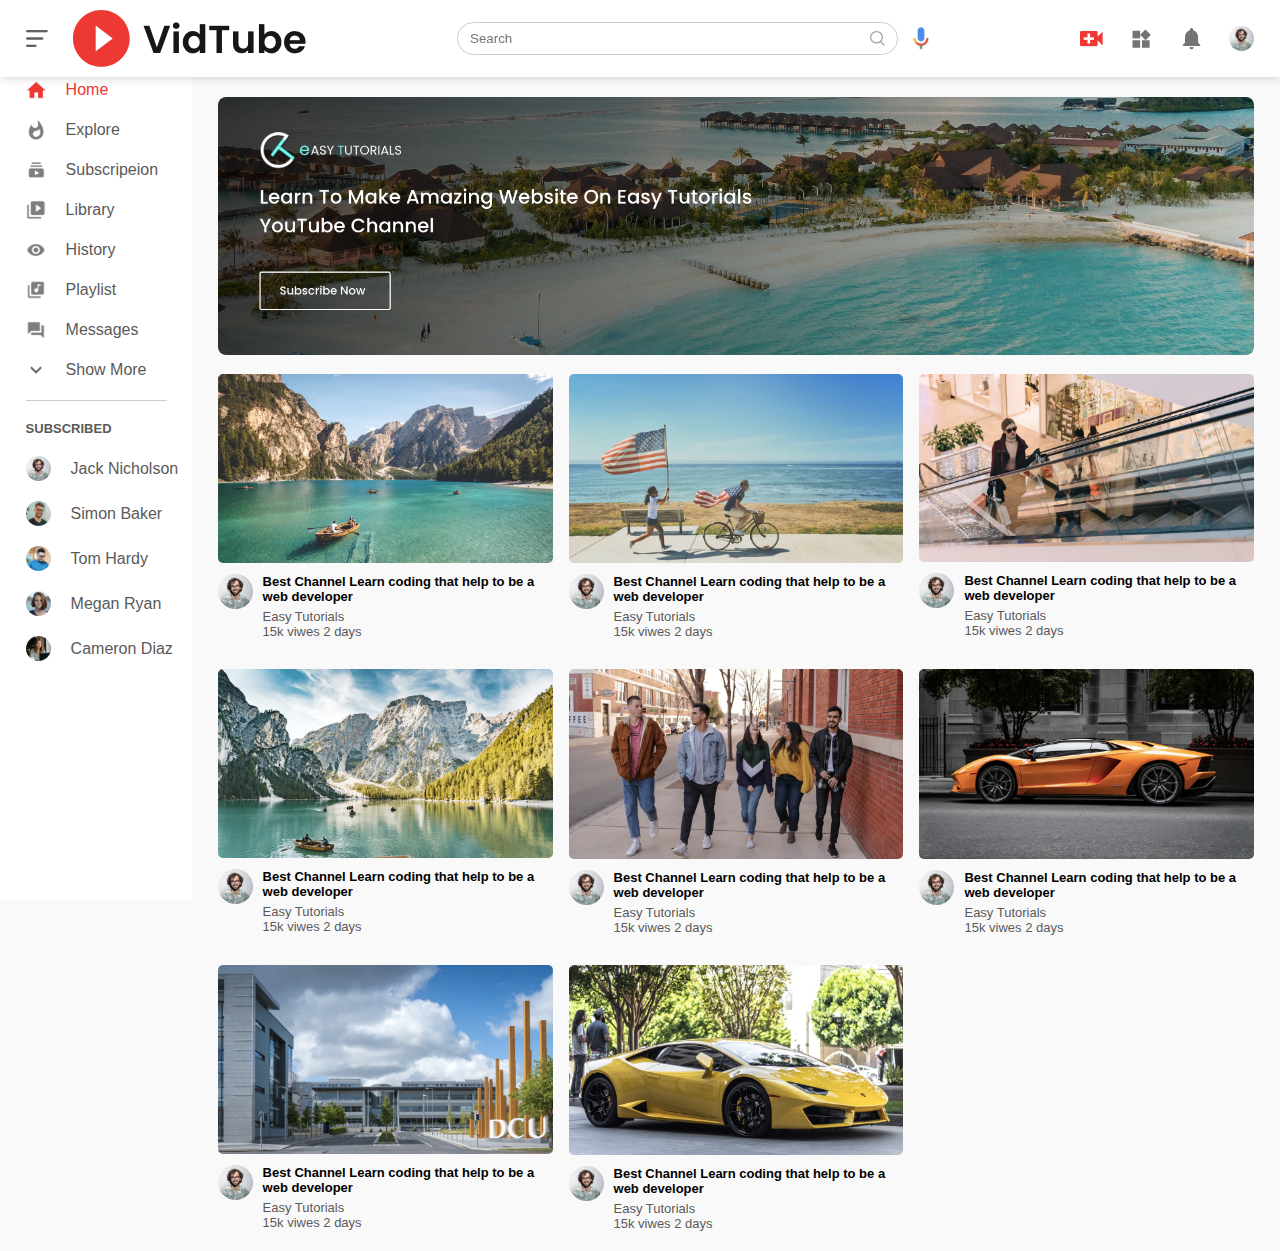
<file: index.html>
<!DOCTYPE html>
<html lang="en">
<head>
    <meta charset="UTF-8">
    <meta name="viewport" content="width=device-width, initial-scale=1.0">
    <title>MY Tube</title>
    <link rel="stylesheet" href="style.css">
</head>
<body>
    <nav class="flex-div">
        <div class="nav-left flex-div">
            <img src="images/menu.png" class="menu-icon">
            <img src="images/logo.png" class="logo">
            
        </div>
        <div class="nav-middle flex-div">
            <div class="search-box flex-div">
                <input type="text" placeholder="Search">
                <img src="images/search.png" alt="">
               
            </div>
            <img src="images/voice-search.png" class="mic-icon">

        </div>
        <div class="nav-right flex-div">
            <img src="images/upload.png">
            <img src="images/more.png">
            <img src="images/notification.png">
            <img src="images/Jack.png" class="user-icon">

        </div>
    </nav>
    <!-- sidebar -->
    <div class="sidebar">
        <div class="shortcut-links">
            <a href=""> <img src="images/home.png"><p>Home</p></a>
            <a href=""> <img src="images/explore.png"><p>Explore</p></a>
            <a href=""> <img src="images/subscriprion.png"><p>Subscripeion</p></a>
            <a href=""> <img src="images/library.png"><p>Library</p></a>
            <a href=""> <img src="images/history.png"><p>History</p></a>
            <a href=""> <img src="images/playlist.png"><p>Playlist</p></a>
            <a href=""> <img src="images/messages.png"><p>Messages</p></a>
            <a href=""> <img src="images/show-more.png"><p>Show More</p></a>
            <hr>
        </div>
        <div class="subscribed-list">
            <h3>SUBSCRIBED</h3>
            <a href=""> <img src="images/Jack.png"><p>Jack Nicholson</p></a>
            <a href=""> <img src="images/simon.png"><p>Simon Baker</p></a>
            <a href=""> <img src="images/tom.png"><p>Tom Hardy </p></a>
            <a href=""> <img src="images/megan.png"><p>Megan Ryan</p></a>
            <a href=""> <img src="images/cameron.png"><p>Cameron Diaz</p></a>
        </div>
    </div>
    <!-- main -->
    <div class="container">
        <div class="banner">
            <img src="images/banner.png">
        </div>
        <div class="list-container">
            <div class="vid-list">
                
                <a href=""><img src="images/thumbnail1.png" class="thumbnail"></a>
                <div class="flex-div">
                    <img src="images/Jack.png">
                    <div class="vid-info">
                        <a href="play-video.html">Best Channel Learn coding that help to be a web developer</a>
                        <p>Easy Tutorials</p>
                        <p>15k viwes 2 days</p>
                    </div>
                </div>
            </div>
            <div class="vid-list">
                
                <a href=""><img src="images/thumbnail2.png" class="thumbnail"></a>
                <div class="flex-div">
                    <img src="images/Jack.png">
                    <div class="vid-info">
                        <a href="play-video.html">Best Channel Learn coding that help to be a web developer</a>
                        <p>Easy Tutorials</p>
                        <p>15k viwes 2 days</p>
                    </div>
                </div>
            </div>
            <div class="vid-list">
                
                <a href=""><img src="images/thumbnail3.png" class="thumbnail"></a>
                <div class="flex-div">
                    <img src="images/Jack.png">
                    <div class="vid-info">
                        <a href="play-video.html">Best Channel Learn coding that help to be a web developer</a>
                        <p>Easy Tutorials</p>
                        <p>15k viwes 2 days</p>
                    </div>
                </div>
            </div>
            <div class="vid-list">
                
                <a href=""><img src="images/thumbnail4.png" class="thumbnail"></a>
                <div class="flex-div">
                    <img src="images/Jack.png">
                    <div class="vid-info">
                        <a href="play-video.html">Best Channel Learn coding that help to be a web developer</a>
                        <p>Easy Tutorials</p>
                        <p>15k viwes 2 days</p>
                    </div>
                </div>
            </div>
            <div class="vid-list">
                
                <a href=""><img src="images/thumbnail5.png" class="thumbnail"></a>
                <div class="flex-div">
                    <img src="images/Jack.png">
                    <div class="vid-info">
                        <a href="play-video.html">Best Channel Learn coding that help to be a web developer</a>
                        <p>Easy Tutorials</p>
                        <p>15k viwes 2 days</p>
                    </div>
                </div>
            </div>
            <div class="vid-list">
                
                <a href=""><img src="images/thumbnail6.png" class="thumbnail"></a>
                <div class="flex-div">
                    <img src="images/Jack.png">
                    <div class="vid-info">
                        <a href="play-video.html">Best Channel Learn coding that help to be a web developer</a>
                        <p>Easy Tutorials</p>
                        <p>15k viwes 2 days</p>
                    </div>
                </div>
            </div>
            <div class="vid-list">
                
                <a href=""><img src="images/thumbnail7.png" class="thumbnail"></a>
                <div class="flex-div">
                    <img src="images/Jack.png">
                    <div class="vid-info">
                        <a href="play-video.html">Best Channel Learn coding that help to be a web developer</a>
                        <p>Easy Tutorials</p>
                        <p>15k viwes 2 days</p>
                    </div>
                </div>
            </div>
            <div class="vid-list">
                
                <a href=""><img src="images/thumbnail8.png" class="thumbnail"></a>
                <div class="flex-div">
                    <img src="images/Jack.png">
                    <div class="vid-info">
                        <a href="play-video.html">Best Channel Learn coding that help to be a web developer</a>
                        <p>Easy Tutorials</p>
                        <p>15k viwes 2 days</p>
                    </div>
                </div>
            </div>
        </div>
    </div>

    <script src="script.js"></script>
</body>
</html>
</file>
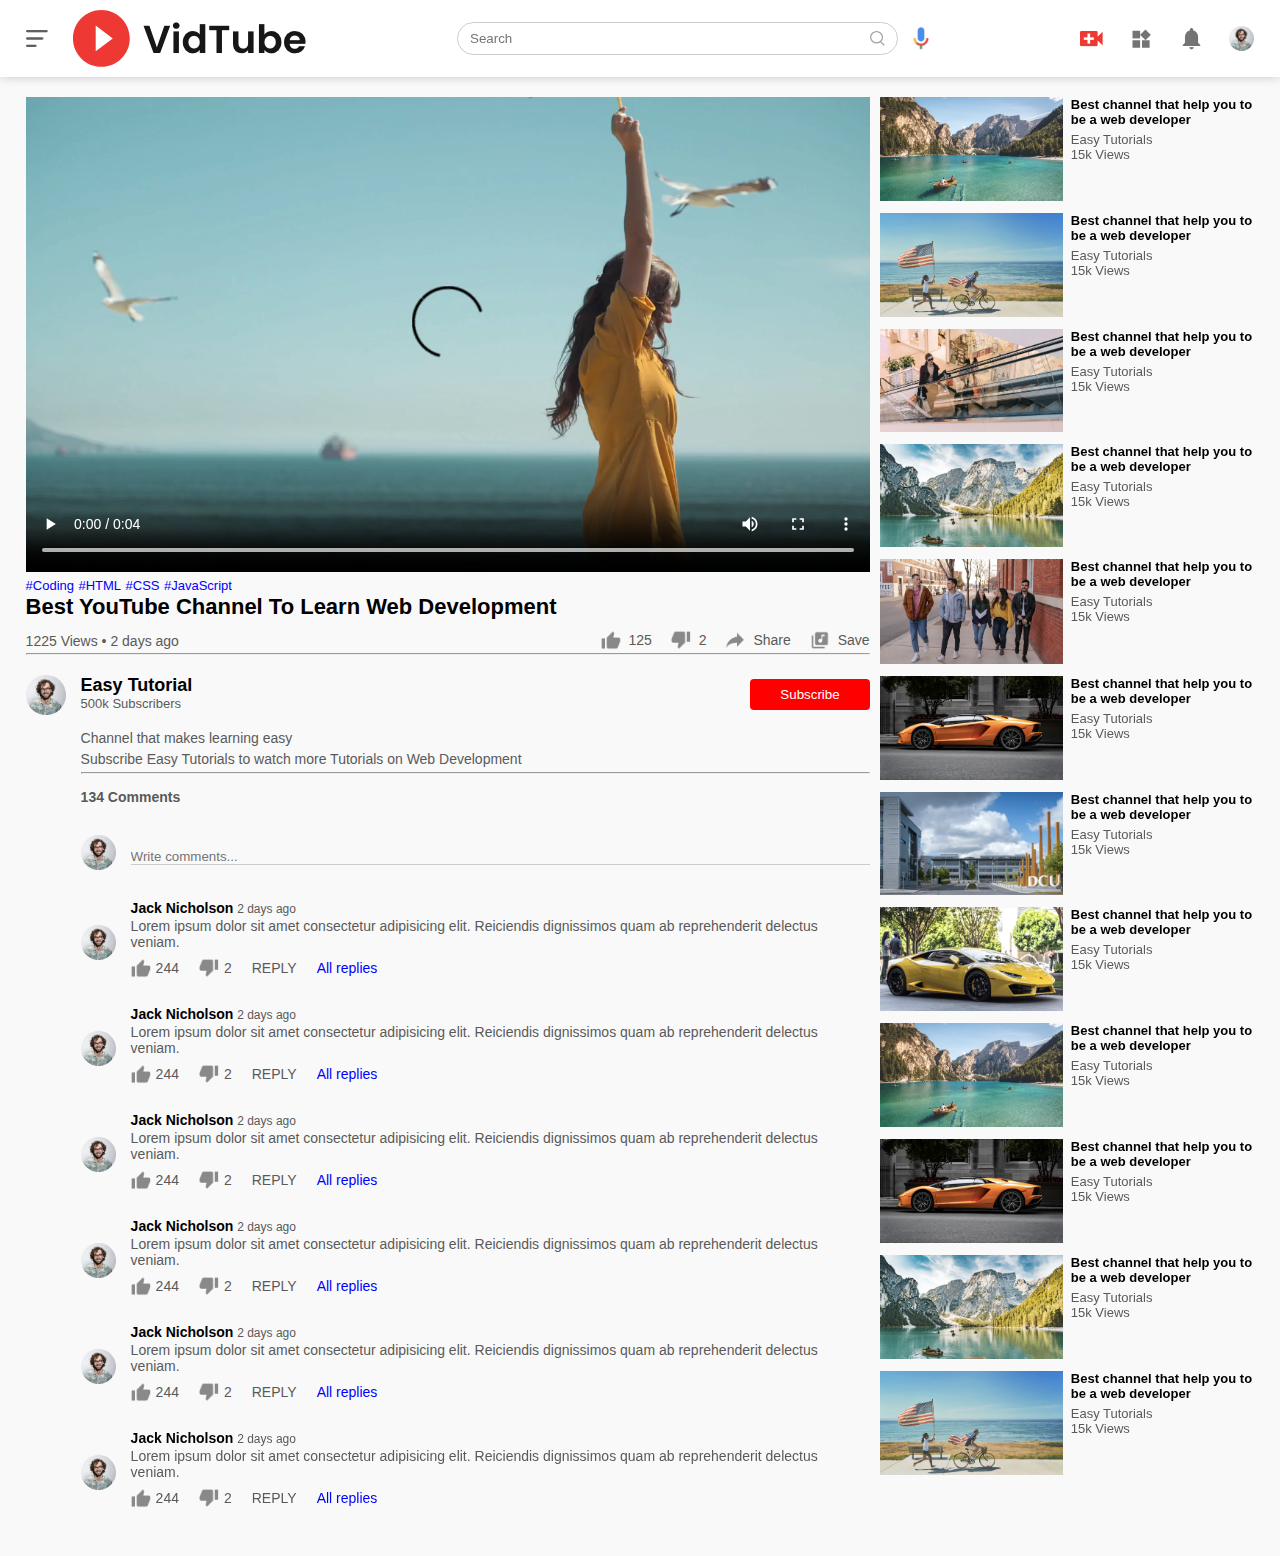
<file: play-video.html>
<!DOCTYPE html>
<html lang="en">
<head>
    <meta charset="UTF-8">
    <meta name="viewport" content="width=device-width, initial-scale=1.0">
    <title>Play Video</title>
    <link rel="stylesheet" href="style.css">

</head>
<body>
    <nav class="flex-div">
        <div class="nav-left flex-div">
            <img src="images/menu.png" class="menu-icon">
            <img src="images/logo.png" class="logo">
            
        </div>
        <div class="nav-middle flex-div">
            <div class="search-box flex-div">
                <input type="text" placeholder="Search">
                <img src="images/search.png" alt="">
               
            </div>
            <img src="images/voice-search.png" class="mic-icon">

        </div>
        <div class="nav-right flex-div">
            <img src="images/upload.png">
            <img src="images/more.png">
            <img src="images/notification.png">
            <img src="images/Jack.png" class="user-icon">

        </div>
    </nav>


    <div class="container play-container">
        <div class="row">
            <div class="play-video">
                <video controls autoplay>
                    <source src="images/video.mp4" type="video/mp4">
                </video>
                <div class="tags">
                    <a href="">#Coding</a>
                    <a href="">#HTML</a>
                    <a href="">#CSS</a>
                    <a href="">#JavaScript</a>
                </div>
                <h3>Best YouTube Channel To Learn Web Development</h3>
                <div class="play-video-info">
                    <p>1225 Views &bull; 2 days ago</p>
                    <div>
                        <a href=""><img src="images/like.png">125</a>
                        <a href=""><img src="images/dislike.png">2</a>
                        <a href=""><img src="images/share.png">Share</a>
                        <a href=""><img src="images/save.png">Save</a>
                    </div>
                </div>
                <hr>
                <div class="publisher">
                    <img src="images/Jack.png">
                    <div>
                        <p>Easy Tutorial</p>
                        <span>500k Subscribers</span>
                    </div>
                    <button type="button">Subscribe</button>
                </div>
                <div class="vid-description">
                    <p>Channel that makes learning easy</p>
                    <p>Subscribe Easy Tutorials to watch more Tutorials on Web Development </p>
                    <hr>
                    <h4>134 Comments</h4>

                    <div class="add-comment">
                        <img src="images/Jack.png">
                        <input type="text" placeholder="Write comments...">
                    </div>
                    <div class="old-comment">
                        <img src="images/Jack.png">
                        <div>
                           <h3>Jack Nicholson <span>2 days ago</span></h3>
                           <p>Lorem ipsum dolor sit amet consectetur adipisicing elit. Reiciendis dignissimos quam ab reprehenderit delectus veniam.</p>
                            <div class="acomment-action">
                                <img src="images/like.png">
                                <span>244</span>
                                <img src="images/dislike.png">
                                <span>2</span>
                                <span>REPLY</span>
                                <a href="">All replies</a>
                            </div>
                        </div>
                    </div>
                    <div class="old-comment">
                        <img src="images/Jack.png">
                        <div>
                           <h3>Jack Nicholson <span>2 days ago</span></h3>
                           <p>Lorem ipsum dolor sit amet consectetur adipisicing elit. Reiciendis dignissimos quam ab reprehenderit delectus veniam.</p>
                            <div class="acomment-action">
                                <img src="images/like.png">
                                <span>244</span>
                                <img src="images/dislike.png">
                                <span>2</span>
                                <span>REPLY</span>
                                <a href="">All replies</a>
                            </div>
                        </div>
                    </div>
                    <div class="old-comment">
                        <img src="images/Jack.png">
                        <div>
                           <h3>Jack Nicholson <span>2 days ago</span></h3>
                           <p>Lorem ipsum dolor sit amet consectetur adipisicing elit. Reiciendis dignissimos quam ab reprehenderit delectus veniam.</p>
                            <div class="acomment-action">
                                <img src="images/like.png">
                                <span>244</span>
                                <img src="images/dislike.png">
                                <span>2</span>
                                <span>REPLY</span>
                                <a href="">All replies</a>
                            </div>
                        </div>
                    </div>
                    <div class="old-comment">
                        <img src="images/Jack.png">
                        <div>
                           <h3>Jack Nicholson <span>2 days ago</span></h3>
                           <p>Lorem ipsum dolor sit amet consectetur adipisicing elit. Reiciendis dignissimos quam ab reprehenderit delectus veniam.</p>
                            <div class="acomment-action">
                                <img src="images/like.png">
                                <span>244</span>
                                <img src="images/dislike.png">
                                <span>2</span>
                                <span>REPLY</span>
                                <a href="">All replies</a>
                            </div>
                        </div>
                    </div>
                    <div class="old-comment">
                        <img src="images/Jack.png">
                        <div>
                           <h3>Jack Nicholson <span>2 days ago</span></h3>
                           <p>Lorem ipsum dolor sit amet consectetur adipisicing elit. Reiciendis dignissimos quam ab reprehenderit delectus veniam.</p>
                            <div class="acomment-action">
                                <img src="images/like.png">
                                <span>244</span>
                                <img src="images/dislike.png">
                                <span>2</span>
                                <span>REPLY</span>
                                <a href="">All replies</a>
                            </div>
                        </div>
                    </div>
                    <div class="old-comment">
                        <img src="images/Jack.png">
                        <div>
                           <h3>Jack Nicholson <span>2 days ago</span></h3>
                           <p>Lorem ipsum dolor sit amet consectetur adipisicing elit. Reiciendis dignissimos quam ab reprehenderit delectus veniam.</p>
                            <div class="acomment-action">
                                <img src="images/like.png">
                                <span>244</span>
                                <img src="images/dislike.png">
                                <span>2</span>
                                <span>REPLY</span>
                                <a href="">All replies</a>
                            </div>
                        </div>
                    </div>
                </div>
            </div>
            <div class="right-sidebar">

                <div class="side-video-list">
                    <a href="" class="small-thumbnail"><img src="images/thumbnail1.png"></a>
                   
                    <div class="vid-info">
                        <a href="">Best channel that help you to be a web developer</a>
                        <p>Easy Tutorials</p>
                        <p>15k Views</p>
                    </div>
                </div>
                <div class="side-video-list">
                    <a href="" class="small-thumbnail"><img src="images/thumbnail2.png"></a>
                   
                    <div class="vid-info">
                        <a href="">Best channel that help you to be a web developer</a>
                        <p>Easy Tutorials</p>
                        <p>15k Views</p>
                    </div>
                </div>
                <div class="side-video-list">
                    <a href="" class="small-thumbnail"><img src="images/thumbnail3.png"></a>
                   
                    <div class="vid-info">
                        <a href="">Best channel that help you to be a web developer</a>
                        <p>Easy Tutorials</p>
                        <p>15k Views</p>
                    </div>
                </div>
                <div class="side-video-list">
                    <a href="" class="small-thumbnail"><img src="images/thumbnail4.png"></a>
                   
                    <div class="vid-info">
                        <a href="">Best channel that help you to be a web developer</a>
                        <p>Easy Tutorials</p>
                        <p>15k Views</p>
                    </div>
                </div>
                <div class="side-video-list">
                    <a href="" class="small-thumbnail"><img src="images/thumbnail5.png"></a>
                   
                    <div class="vid-info">
                        <a href="">Best channel that help you to be a web developer</a>
                        <p>Easy Tutorials</p>
                        <p>15k Views</p>
                    </div>
                </div>
                <div class="side-video-list">
                    <a href="" class="small-thumbnail"><img src="images/thumbnail6.png"></a>
                   
                    <div class="vid-info">
                        <a href="">Best channel that help you to be a web developer</a>
                        <p>Easy Tutorials</p>
                        <p>15k Views</p>
                    </div>
                </div>
                <div class="side-video-list">
                    <a href="" class="small-thumbnail"><img src="images/thumbnail7.png"></a>
                   
                    <div class="vid-info">
                        <a href="">Best channel that help you to be a web developer</a>
                        <p>Easy Tutorials</p>
                        <p>15k Views</p>
                    </div>
                </div>
                <div class="side-video-list">
                    <a href="" class="small-thumbnail"><img src="images/thumbnail8.png"></a>
                   
                    <div class="vid-info">
                        <a href="">Best channel that help you to be a web developer</a>
                        <p>Easy Tutorials</p>
                        <p>15k Views</p>
                    </div>
                </div>
                <div class="side-video-list">
                    <a href="" class="small-thumbnail"><img src="images/thumbnail1.png"></a>
                   
                    <div class="vid-info">
                        <a href="">Best channel that help you to be a web developer</a>
                        <p>Easy Tutorials</p>
                        <p>15k Views</p>
                    </div>
                </div>
                <div class="side-video-list">
                    <a href="" class="small-thumbnail"><img src="images/thumbnail6.png"></a>
                   
                    <div class="vid-info">
                        <a href="">Best channel that help you to be a web developer</a>
                        <p>Easy Tutorials</p>
                        <p>15k Views</p>
                    </div>
                </div>
                <div class="side-video-list">
                    <a href="" class="small-thumbnail"><img src="images/thumbnail4.png"></a>
                   
                    <div class="vid-info">
                        <a href="">Best channel that help you to be a web developer</a>
                        <p>Easy Tutorials</p>
                        <p>15k Views</p>
                    </div>
                </div>
                <div class="side-video-list">
                    <a href="" class="small-thumbnail"><img src="images/thumbnail2.png"></a>
                   
                    <div class="vid-info">
                        <a href="">Best channel that help you to be a web developer</a>
                        <p>Easy Tutorials</p>
                        <p>15k Views</p>
                    </div>
                </div>
            </div>
        </div>

    </div>
    
</body>
</html>
</file>
<file: style.css>
*{
    margin: 0;
    padding: 0;
    font-family:Verdana, Geneva, Tahoma, sans-serif;
    box-sizing: border-box;
}
a{
    text-decoration:none;
    color:#5a5a5a ;
}
img{
    cursor: pointer;
}
.flex-div{
    display: flex;
    align-items: center;
}
nav{
    padding: 10px 2%;
    justify-content: space-between;
    box-shadow: 0 0 10px rgba(0,0,0,0.2);
    background: #fff;
    position:sticky;
    top: 0;
    z-index: 10;
}
.nav-right img{
width: 25px;
margin-right: 25px;
}
.nav-right .user-icon{
    width: 25px;
    border-radius: 50%;
    margin-right: 0;
}
.nav-left .menu-icon{
    width: 22px;
    margin-right: 25px;
}
.nav-left .logo{
    width: 130%;
}
.nav-middle .mic-icon{
    width: 16px;


}
.nav-middle .search-box{
    border: 1px solid #ccc;
    margin-right: 15px;
    padding: 8px 12px ;
    border-radius: 25px;

}
.nav-middle .search-box input{
    width: 400px;
    border: 0;
    outline: 0;
    background:transparent;
}
.nav-middle .search-box img{
    width: 15px;
}
/* sidebar */
.sidebar{
background: #fff;
width: 15%;
height: 100vh;
position: fixed;
top: 0;
padding-left: 2%;
padding-top: 80px;
}
.shortcut-links a img{
width: 20px;
margin-right: 20px;
}
.shortcut-links a{
    display: flex;
    align-items: center;
    margin-bottom: 20px;
    width: fit-content;
    flex-wrap: wrap;
}
.shortcut-links a:first-child{
    color: #ed3833;
}
.sidebar hr{
    border: 0;
    height: 1px;
    background: #ccc;
    width: 85%;
}
.subscribed-list h3{
    font-size: 13px;
    margin: 20px 0;
    color:#5a5a5a;
}
.subscribed-list a{
    display: flex;
    align-items: center;
    margin-bottom: 20px;
    width: fit-content;
    flex-wrap: wrap;
}
.subscribed-list a img{
    width: 25px;
    border-radius: 50%;
    margin-right: 20px;

}
.small-sidebar{
    width:5%;
}
.small-sidebar a p{
    display: none;
}
.small-sidebar h3{
    display:none;

}
.small-sidebar hr{
    width: 50%;
    margin-bottom: 25px;

}
/* main */
.container{
background:#f9f9f9;
padding-left: 17%;
padding-right: 2%;
padding-top: 20px;
padding-bottom: 20px;
}
.banner{
    width: 100%;
}
.banner img{
    width: 100%;
    border-radius: 8px;
}
.list-container{
    display: grid;
    grid-template-columns: repeat(auto-fit,minmax(250px,1fr));
    grid-column-gap:16px;
    grid-row-gap: 30px;
    margin-top: 15px;
}
.vid-list .thumbnail{
width: 100%;
border-radius: 5px;
}
.vid-list .flex-div{
    align-items: flex-start;
    margin-top: 7px;

}
.vid-list .flex-div img{
    width: 35px;
    margin-right: 10px;
    border-radius: 50%;
}
.vid-info{
    color: #5a5a5a;
    font-size:13px ;
}
.vid-info a{
    color: #000;
    font-weight: 600;
    display: block;
    margin-bottom: 5px;
}
@media (max-width:900px){
.menu-icon{
    display: none;
}
.sidebar{
    display:none ;
}
.container, .large-continer{
padding-left: 5%;
padding-right: 5%;
}
.nav-right img{
    display: none;
}
.nav-right .user-icon{
    display: block;
    width: 30px;
}
.nav-middle ,search-box input{
width: 100px;
}
.nav-middle .mic-icon{
    display: none;
}
.logo{
    width: 90px;
}
}


/* paly video alignment */


.play-container {
    padding-left: 2%;
    box-sizing: border-box; /* Add this for proper padding calculation */
}
.row {
    display: flex;
    justify-content: space-between;
    flex-wrap: wrap;
    align-items: flex-start; /* Align items to the top of the row */
}
.play-video {
    flex: 1 0 69%; /* Flex basis syntax corrected */
    box-sizing: border-box; /* Add this for proper sizing calculation */
    padding-right: 10px; /* Add some spacing between video and sidebar */
}
.right-sidebar {
    flex: 1 0 30%; /* Flex basis syntax corrected */
    box-sizing: border-box; /* Add this for proper sizing calculation */
}
.play-video video {
    width: 100%; /* Video width adjusted to fill the container */
}
.side-video-list {
    display: flex;
    justify-content: space-between;
    margin-bottom: 8px;
}
.side-video-list img {
    width: 100%;
}
    .side-video-list .small-thumbnail{
        flex-basis:49% ;
    }
    .side-video-list .vid-info{
        flex-basis:49% ;
    }
    .play-video .tags a{
        color: #0000ff;
        font-size:13px ;

    }
    .play-video h3{
        font-weight: 600;
        font-size: 22px;
    }
.play-video .play-video-info{
    display: flex;
    align-items: center;
    justify-content: space-between;
    flex-wrap: wrap;
    margin-top: 10px;
    font-size: 14px;
    color: #5a5a5a;

}
.play-video .play-video-info a img{
    width: 20px;
    margin-right: 8px;
}
.play-video .play-video-info a{
    display: inline-flex;
    align-items: center;
    margin-left: 15px;
}
.publisher{
    display: flex;
    align-items: center;
    margin-top: 20px;
}
.publisher div{
    flex: 1;
    line-height:18px;
}
.publisher img{
    width: 40px;
    border-radius: 50%;
    margin-right: 15px;
}
.publisher div p{
    color: #000;
    font-weight: 600;
    font-size: 18px;
}
.publisher div span{
    font-size: 13px;
    color: #5a5a5a;
}
.publisher button{
    background: red;
    color:#fff ;
    padding: 8px 30px;
    border: 0;
    outline: 0;
    border-radius: 4px;
    cursor: pointer;
}
.vid-description{
padding-left: 55px;
margin: 15px 0;
}
.vid-description p{
    font-size:14px;
    margin-bottom:5px ;
    color: #5a5a5a;
}
.vid-description h4{
    font-size: 14px;
    color: #5a5a5a;
    margin-top: 15px;
}
.add-comment{
    display: flex;
    align-items: center;
    margin: 30px 0;
}
.add-comment img{
    width: 35px;
    border-radius: 50%;
    margin-right: 15px;
}
.add-comment input{
  border: 0;  
  outline: 0;
  border-bottom: 1px solid #ccc;
  width: 100%;
  padding-top: 10px;
  background: transparent;
}
.old-comment{
    display: flex;
    align-items: center;
    margin: 20px 0;
}
.old-comment img{
    width: 35px;
    border-radius: 50%;
    margin-right: 15px;
}
.old-comment h3{
    font-size: 14px;
    margin-bottom: 2px;
}
.old-comment h3 span{
    font-size: 12px;
    color: #5a5a5a;
    font-weight: 500;
    margin-right: 8px;
}
.old-comment .acomment-action{
display: flex;
align-items: center;
margin: 8px 0;
font-size: 14px;
}
.old-comment .acomment-action img{
   border-radius: 0; 
   width: 20px;
   margin-right: 5px;
}
.old-comment .acomment-action span{
    margin-right: 20px;
    color: #5a5a5a;
}
.old-comment .acomment-action a{
    color: #0000ff;

}
@media (max-width:900px){
    .play-video{
flex-basis: 100%;
    }
    .right-sidebar{
        flex-basis: 100%;
    }
    .play-container{
        padding-left: 5px;
    }
    .vid-description{
        padding-left: 0;
    }
    .play-video .play-video-info a{
        margin-left: 0;
        margin-right: 15px;
        margin-top: 15px;
    }
}
</file>
